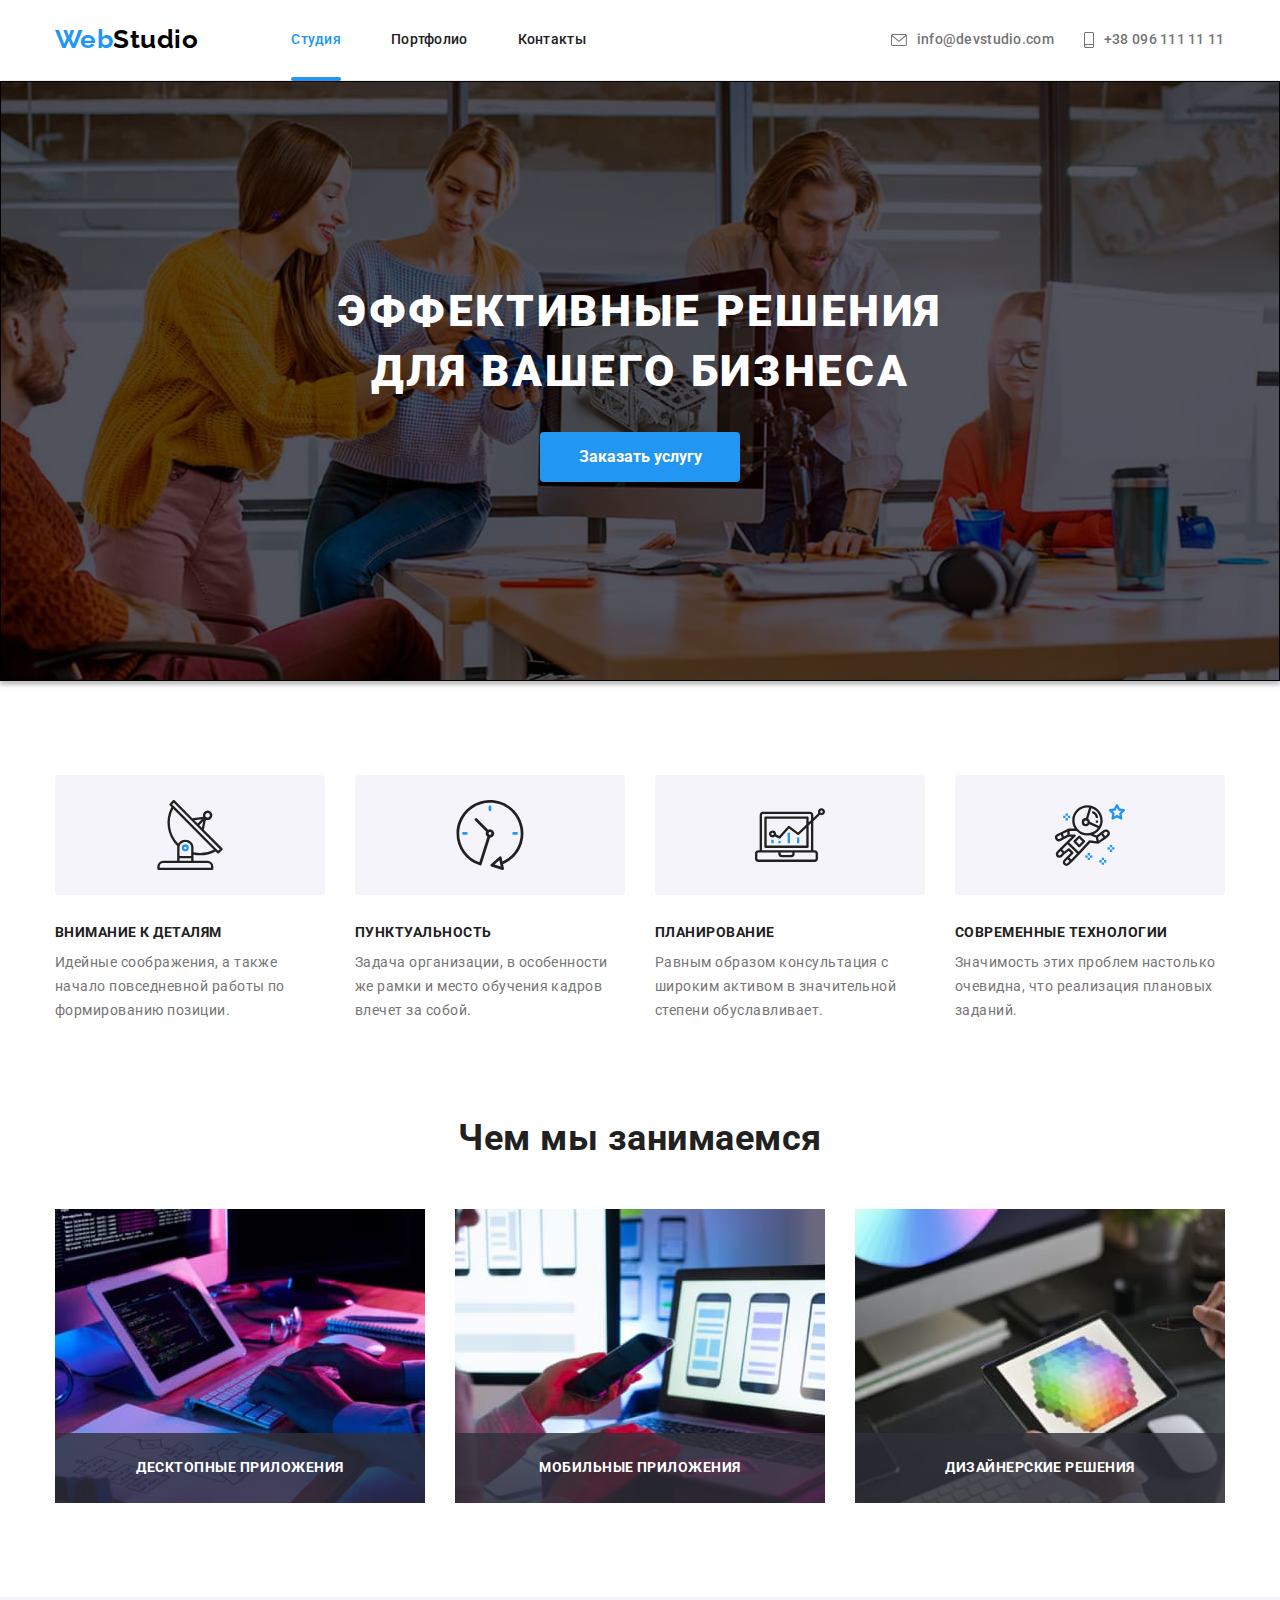
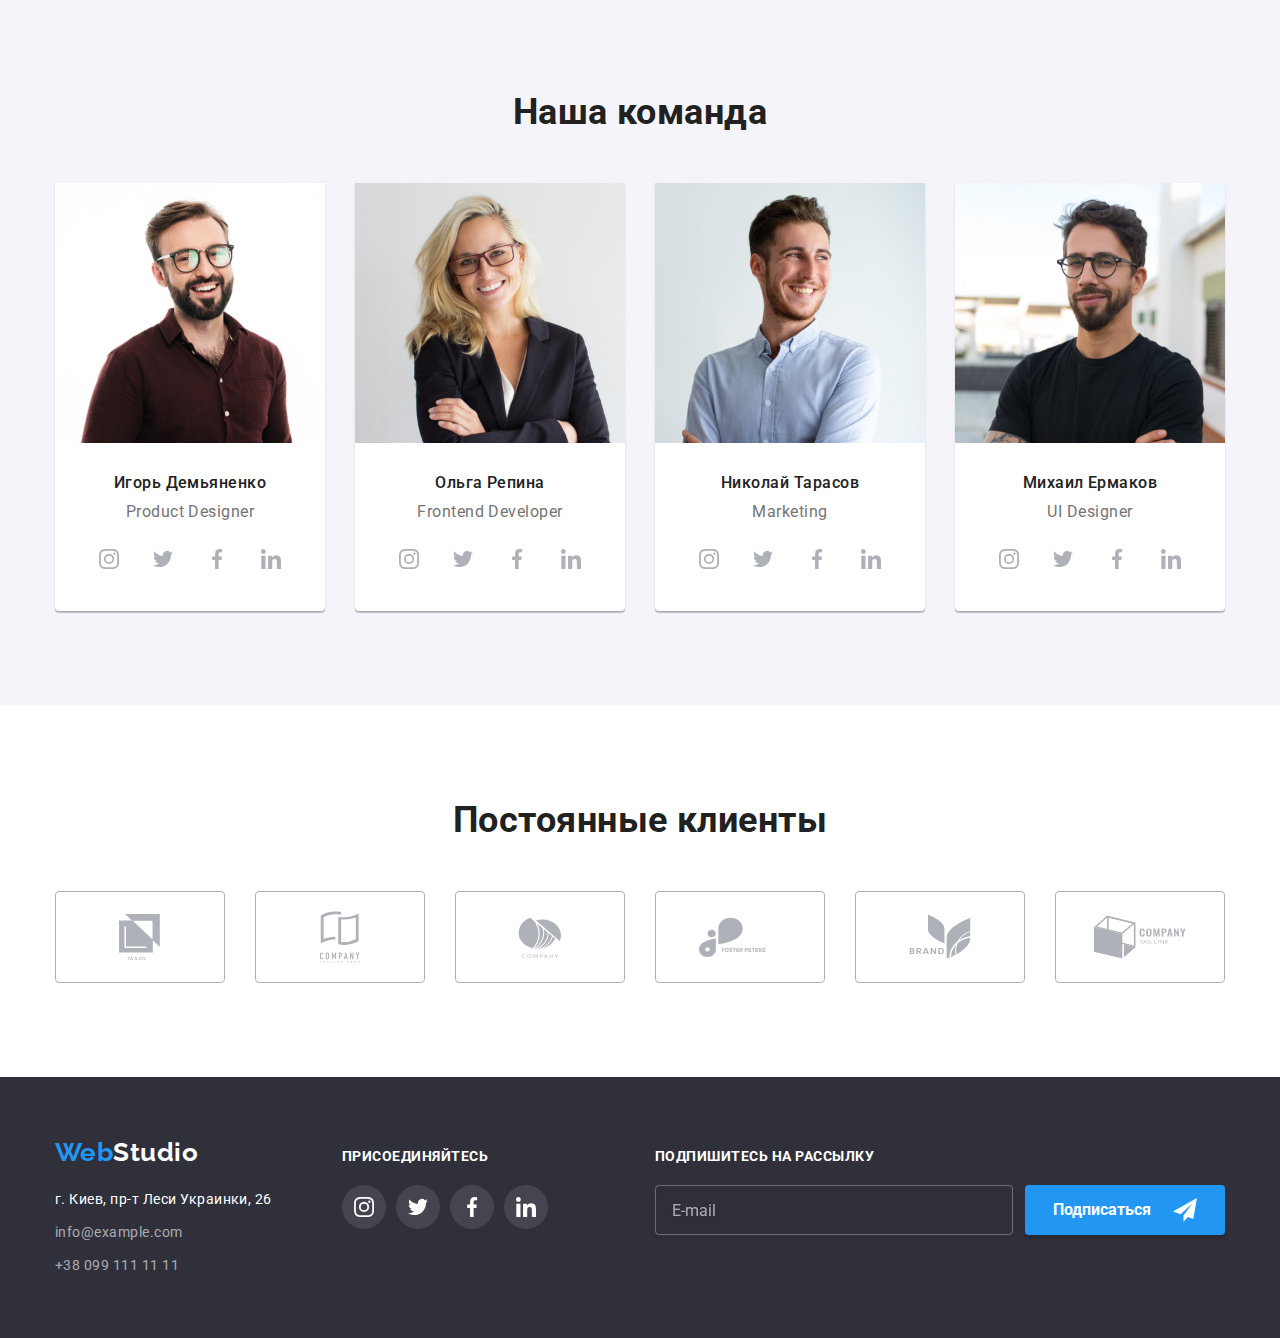
<file: index.html>
<!DOCTYPE html>
<html lang="ru">
<head>
    <meta charset="UTF-8">
    <meta http-equiv="X-UA-Compatible" content="IE=edge">
    <meta name="viewport" content="width=device-width, initial-scale=1.0">
    <title>Document</title>
    <link rel="preconnect" href="https://fonts.googleapis.com">
    <link rel="preconnect" href="https://fonts.gstatic.com" crossorigin>
    <link href="https://fonts.googleapis.com/css2?family=Raleway:wght@700&family=Roboto:wght@400;500;700;900&display=swap"
        rel="stylesheet">
     <link rel="stylesheet" href="https://cdnjs.cloudflare.com/ajax/libs/modern-normalize/1.0.0/modern-normalize.min.css">    
    <title>Препроцессор SASS</title>
    <link rel="stylesheet" href="./css/main.min.css">    
</head>
<body>
    <!-- Шапка сайта -->
    <header class="header">
        <div class="container header__container--flex">
            <nav class="header__nav" >
                <div class="header__menu">
                    <a href="" lang="en" class="logo logo--right">
                        <span class="logo__span">Web</span>Studio
                    </a>

                    <button class="menu-button js-open-menu" aria-expanded="false" aria-controls="mobile-menu">
                        <svg width="40" height="40" >
                            <use class="icon-menu" href="./images/Иконки/symbol-defs.svg#icon-menu_40px-1"></use>
                        </svg>
                    </button>
                </div>
                   
                <div class="header__navigation" >
                                    
                    <div class="navigation">
                        <ul class="header__list">
                            <li class="header__item"><a href="" class="header__link cureent">Студия</a></li>
                            <li class="header__item"><a href="./portfolio.html" class="header__link">Портфолио</a></li>
                            <li class="header__item"><a href="" class="header__link">Контакты</a></li>
                        </ul>
                    </div>
                    <div class="contacts">
                        <ul class="header-contakt">
                            <li class="header-contakt__item">
                                <a href="mailto:info@devstudio.com" class="header-contakt__link">
                                    <svg class="header-contakt__icon header-contakt__icon--mail-small" width="16" height="12">
                                        <use href="./images/Иконки/symbol-defs.svg#icon-envelope"></use>
                                    </svg>
                                    info@devstudio.com</a>
                            </li>
                            <li class="header-contakt__item">
                                <a href="tel:+380961111111" class="header-contakt__link">
                                    <svg class="header-contakt__icon header-contakt__icon--tel-small" width="10" height="16">
                                        <use href="./images/Иконки/symbol-defs.svg#icon-smartphone"></use>
                                    </svg>
                                    +38 096 111 11 11</a>
                            </li>
                        </ul>
                    </div>
                </div>

                
            </nav>

            <div class="menu-container js-menu-container"  id="mobile-menu">
                    <button class="menu-button js-close-menu">
                        <svg  width="40" height="40">
                            <use class="icon-cross" href="./images/Иконки/symbol-defs.svg#icon-close_40px-1"></use>
                        </svg>
                    </button>
                    <div class="mobile-menu">
                            <div class="mobile-menu__navigation">
                                <ul class="mobile-menu__list">
                                    <li class="mobile-menu__item"><a href="" class="mobile-menu__link ">Студия</a></li>
                                    <li class="mobile-menu__item"><a href="./portfolio.html" class="mobile-menu__link">Портфолио</a></li>
                                    <li class="mobile-menur__item"><a href="" class="mobile-menu__link">Контакты</a></li>
                                </ul>  
                            </div>

                            <div>
                                <div class="mobile-menu__contacts">
                                    <ul class="mobile-menu__list">
                                        <li class="mobile-menu__item">
                                            <a href="tel:+380961111111"  class="mobile-menu__link">
                                                
                                                +38 096 111 11 11</a>
                                        </li>
                                        <li class="mobile-menu__item">
                                            <a href="mailto:info@devstudio.com" class="mobile-menu__link mobile-menu__link--mail">
                                            info@devstudio.com</a>
                                        </li>
                                        
                                    </ul>
                                </div>

                                <ul class="mobile-menu__social-list">
                                    <li class="mobile-menu__social-item">Instagram</li>
                                    <li class="mobile-menu__social-item">Twitter</li>
                                    <li class="mobile-menu__social-item">Facebook</li>
                                    <li class="mobile-menu__social-item">LinkedIn</li>
                                </ul>
                            </div>
                            
                    </div>
                    
                </div>
        </div>
        
    </header>
    
    <main>
        <!-- Герой -->
        <section class="hero hero--background">
                <h1 class="hero__title">Эффективные решения для вашего бизнеса</h1>
                <button type="button" class="button" data-modal-open>Заказать услугу</button>
        </section>

        
        <!-- Наши преимущества -->
        <section class="benefits">
            <div class="container ">
                <h2 class="benefits__title">Наши преимущества</h2>
                <ul class="benefits__list">
                    <li class="benefits__item " >
                        <h3 class="benefits__feature">Внимание к деталям</h3>
                        <p class="benefits__text">Идейные соображения, а также начало повседневной работы по формированию позиции.</p>
                    </li>
                    <li class="benefits__item">
                        <h3 class="benefits__feature">Пунктуальность</h3>
                        <p class="benefits__text">Задача организации, в особенности же рамки и место обучения кадров влечет за собой.</p>
                    </li>
                    <li class="benefits__item">
                        <h3 class="benefits__feature">Планирование</h3>
                        <p class="benefits__text">Равным образом консультация с широким активом в значительной степени обуславливает.</p>                
                    </li>
                    <li class="benefits__item">
                        <h3 class="benefits__feature">Современные технологии</h3>
                        <p class="benefits__text">Значимость этих проблем настолько очевидна, что реализация плановых заданий.</p>
                    </li>
                </ul>
            </div>
            
        </section>

        <!-- Чем занимаемся -->
        <section class="occupation ">
            <div class="container">
                <h2 class="occupation__title">Чем мы занимаемся</h2>
                <ul class="occupation__list">
                    <li class="occupation__item">
                        <a  class="occupation__link" href="">
                            <div class="occupation__card">
                                <img srcset="
                                ./images/Главная_страница/img1.jpg 1x, 
                                ./images/Главная_страница/img1-2x.jpg 2x "
                                
                                 src="./images/Главная_страница/img1.jpg" alt="Десктоп" width="370" height="294">
                                <h3 class="occupation__developments ">Десктопные приложения</h3>
                            </div>
                        </a>
                    </li>
                    <li class="occupation__item">
                        <a class="occupation__link" href="">
                            <div class="occupation__card">
                                <img srcset="
                                ./images/Главная_страница/img2.jpg 1x, 
                                ./images/Главная_страница/img2-2x.jpg 2x "
                                 src="./images/Главная_страница/img2.jpg" alt="Десктоп" width="370" height="294">
                                <h3 class="occupation__developments">Мобильные приложения</h3>
                            </div>
                        </a>
                    </li>
                    <li class="occupation__item">
                        <a class="occupation__link" href="">
                            <div class="occupation__card">
                                <img srcset="
                                ./images/Главная_страница/img3.jpg 1x, 
                                ./images/Главная_страница/img3-2x.jpg 2x "
                                 src="./images/Главная_страница/img3.jpg" alt="Десктоп" width="370" height="294">
                                <h3 class="occupation__developments">Дизайнерские решения</h3>
                            </div>
                        </a></li>
                </ul>  
            </div>
            
        </section>

        <!-- Наша команда -->
        <section class="team">
            <div class="container ">
                <h2 class="team__title">Наша команда</h2>
                <ul class="team__list">
                    <li class="team__card-name">
                        <img class="team__img" 
                             srcset="
                                ./images/Главная_страница/team1.jpg 1x, 
                                ./images/Главная_страница/team1-2x.jpg 2x "
                            src="./images/Главная_страница/team1.jpg" alt="Игорь Демьяненко" width="270" height="260">
                        <h3 class="team__name">Игорь Демьяненко</h3>
                        <p class="team__position" lang="en">Product Designer</p>
                        <ul class="social-networks">
                            <li class="social-networks__item" >
                                <a class="social-networks__link" href="">
                                    <svg class="social-networks__icon"  width="20" height="20" preserveAspectRatio="xMidYMid meet">
                                        <use href="./images/Иконки/symbol-defs.svg#icon-instagram-2"></use>
                                    </svg>
                                </a>
                            </li>
                            <li class="social-networks__item">
                                <a class="social-networks__link" href="">
                                    <svg class="social-networks__icon" width="20" height="20" preserveAspectRatio="xMidYMid meet">
                                        <use href="./images/Иконки/symbol-defs.svg#icon-twitter-1"></use>
                                    </svg>
                                </a>
                            </li>
                            <li class="social-networks__item">
                                <a class="social-networks__link" href="">
                                    <svg class="social-networks__icon" width="20" height="20" preserveAspectRatio="xMidYMid meet">
                                        <use href="./images/Иконки/symbol-defs.svg#icon-facebook-1"></use>
                                    </svg>
                                </a>
                            </li>
                            <li class="social-networks__item">
                                <a class="social-networks__link" href="">
                                    <svg class="social-networks__icon" width="20" height="20" preserveAspectRatio="xMidYMid meet">
                                        <use href="./images/Иконки/symbol-defs.svg#icon-linkedin-1"></use>
                                    </svg>
                                </a>
                            </li>
                        </ul>
                    </li>
                    <li class="team__card-name">
                        <img class="team__img" 
                             srcset="
                                ./images/Главная_страница/team2.jpg 1x, 
                                ./images/Главная_страница/team2-2x.jpg 2x " 
                                src="./images/Главная_страница/team2.jpg" alt="Ольга Репина" width="270" height="260">
                        <h3 class="team__name">Ольга Репина</h3>
                        <p class="team__position" lang="en">Frontend Developer</p>
                        <ul class="social-networks">
                            <li class="social-networks__item">
                                <a class="social-networks__link" href="">
                                    <svg class="social-networks__icon" width="20" height="20" preserveAspectRatio="xMidYMid meet">
                                        <use href="./images/Иконки/symbol-defs.svg#icon-instagram-2"></use>
                                    </svg>
                                </a>
                            </li>
                            <li class="social-networks__item">
                                <a class="social-networks__link" href="">
                                    <svg class="social-networks__icon" width="20" height="20" preserveAspectRatio="xMidYMid meet">
                                        <use href="./images/Иконки/symbol-defs.svg#icon-twitter-1"></use>
                                    </svg>
                                </a>
                            </li>
                            <li class="social-networks__item">
                                <a class="social-networks__link" href="">
                                    <svg class="social-networks__icon" width="20" height="20" preserveAspectRatio="xMidYMid meet">
                                        <use href="./images/Иконки/symbol-defs.svg#icon-facebook-1"></use>
                                    </svg>
                                </a>
                            </li>
                            <li class="social-networks__item">
                                <a class="social-networks__link" href="">
                                    <svg class="social-networks__icon" width="20" height="20" preserveAspectRatio="xMidYMid meet">
                                        <use href="./images/Иконки/symbol-defs.svg#icon-linkedin-1"></use>
                                    </svg>
                                </a>
                            </li>
                        </ul>
                    </li>
                    <li class="team__card-name">
                        <img class="team__img" 
                             srcset="
                                ./images/Главная_страница/team3.jpg 1x, 
                                ./images/Главная_страница/team3-2x.jpg 2x " 
                                src="./images/Главная_страница/team3.jpg" alt="Николай Тарасов" width="270" height="260">
                        <h3 class="team__name">Николай Тарасов</h3>
                        <p class="team__position" lang="en">Marketing</p>
                        <ul class="social-networks">
                            <li class="social-networks__item">
                                <a class="social-networks__link" href="">
                                    <svg class="social-networks__icon" width="20" height="20" preserveAspectRatio="xMidYMid meet">
                                        <use href="./images/Иконки/symbol-defs.svg#icon-instagram-2"></use>
                                    </svg>
                                </a>
                            </li>
                            <li class="social-networks__item">
                                <a class="social-networks__link" href="">
                                    <svg class="social-networks__icon" width="20" height="20" preserveAspectRatio="xMidYMid meet">
                                        <use href="./images/Иконки/symbol-defs.svg#icon-twitter-1"></use>
                                    </svg>
                                </a>
                            </li>
                            <li class="social-networks__item">
                                <a class="social-networks__link" href="">
                                    <svg class="social-networks__icon" width="20" height="20" preserveAspectRatio="xMidYMid meet">
                                        <use href="./images/Иконки/symbol-defs.svg#icon-facebook-1"></use>
                                    </svg>
                                </a>
                            </li>
                            <li class="social-networks__item">
                                <a class="social-networks__link" href="">
                                    <svg class="social-networks__icon" width="20" height="20" preserveAspectRatio="xMidYMid meet">
                                        <use href="./images/Иконки/symbol-defs.svg#icon-linkedin-1"></use>
                                    </svg>
                                </a>
                            </li>
                        </ul>
                    </li>
                    <li class="team__card-name">
                        <img class="team__img" 
                             srcset="
                                ./images/Главная_страница/team4.jpg 1x, 
                                ./images/Главная_страница/team4-2x.jpg 2x "
                             src="./images/Главная_страница/team4.jpg" alt="Михаил Ермаков" width="270" height="260">
                        <h3 class="team__name">Михаил Ермаков</h3>
                        <p class="team__position" lang="en">UI Designer</p>
                        <ul class="social-networks">
                            <li class="social-networks__item">
                                <a class="social-networks__link" href="">
                                    <svg class="social-networks__icon" width="20" height="20" preserveAspectRatio="xMidYMid meet">
                                        <use href="./images/Иконки/symbol-defs.svg#icon-instagram-2"></use>
                                    </svg>
                                </a>
                            </li>
                            <li class="social-networks__item">
                                <a class="social-networks__link" href="">
                                    <svg class="social-networks__icon" width="20" height="20" preserveAspectRatio="xMidYMid meet">
                                        <use href="./images/Иконки/symbol-defs.svg#icon-twitter-1"></use>
                                    </svg>
                                </a>
                            </li>
                            <li class="social-networks__item">
                                <a class="social-networks__link" href="">
                                    <svg class="social-networks__icon" width="20" height="20" preserveAspectRatio="xMidYMid meet">
                                        <use href="./images/Иконки/symbol-defs.svg#icon-facebook-1"></use>
                                    </svg>
                                </a>
                            </li>
                            <li class="social-networks__item">
                                <a class="social-networks__link" href="">
                                    <svg class="social-networks__icon" width="20" height="20" preserveAspectRatio="xMidYMid meet">
                                        <use href="./images/Иконки/symbol-defs.svg#icon-linkedin-1"></use>
                                    </svg>
                                </a>
                            </li>
                        </ul>
                    </li>
                </ul>
            </div>
                                    
        </section> 
        
        <!-- Постоянные клиенты -->
        <section class="clients">
            <div class="container ">
                <h2 class="clients__title" >Постоянные клиенты</h2>
                <ul class="clients__list">
                    <li class="clients__item">
                        <a class="clients__logo" href="">
                            <svg class="clients__icon" width="41" height="46.7" preserveAspectRatio="xMidYMid meet">
                                <use href="./images/Иконки/symbol-defs.svg#icon-compani1"></use>
                            </svg>
                        </a>
                    </li>
                    <li class="clients__item">
                        <a class="clients__logo" href="">
                            <svg class="clients__icon" width="40" height="52">
                                <use href="./images/Иконки/symbol-defs.svg#icon-compani2"></use>
                            </svg>
                        </a>
                    </li>
                    <li class="clients__item">
                        <a class="clients__logo" href="">
                            <svg class="clients__icon" width="43.46" height="41.18">
                                <use href="./images/Иконки/symbol-defs.svg#icon-compani3"></use>
                            </svg>
                        </a>
                    </li>
                    <li class="clients__item">
                        <a class="clients__logo" href="">
                            <svg class="clients__icon" width="84.44" height="40.62">
                                <use href="./images/Иконки/symbol-defs.svg#icon-compani4"></use>
                            </svg>
                        </a>
                    </li>
                    <li class="clients__item">
                        <a class="clients__logo" href="">
                            <svg class="clients__icon" width="62.54" height="45.43">
                                <use href="./images/Иконки/symbol-defs.svg#icon-compani5"></use>
                            </svg>
                        </a>
                    </li>
                    <li class="clients__item">
                        <a class="clients__logo" href="">
                            <svg class="clients__icon" width="93.79" height="43.93">
                                <use href="./images/Иконки/symbol-defs.svg#icon-compani6"></use>
                            </svg>
                        </a>
                    </li>
                </ul>

            </div>
        </section>

    </main>

    <!-- Подвал -->
    <footer class="footer">
        <div class="container container--flex">
            <div class="footer__contact">
                <a href="" lang="en" class="logo logo--wight-color logo--margin">
            <span class="logo__span">Web</span>Studio
            </a>
            <address class="address">
                <ul class="address__list">
                    <li class="address__item">г. Киев, пр-т Леси Украинки, 26</li>
                    <li class="address__item"><a class="address__link" href="">info@example.com</a> </li>
                    <li class="address__item"><a class="address__link" href="">+38 099 111 11 11</a> </li>
                </ul>
        
            </address>
            </div>
            

            <div class="join">
                <p class="join__text">Присоединяйтесь</p>
                <ul class="social-networks">
                    <li class="social-networks__item">
                    <a class="social-networks__link social-networks__link--grey-bgr" href="">
                        <svg class="social-networks__icon--white" width="20" height="20" preserveAspectRatio="xMidYMid meet">
                            <use href="./images/Иконки/symbol-defs.svg#icon-instagram-2"></use>
                        </svg>
                    </a>
                    </li>
                    <li class="social-networks__item">
                    <a class="social-networks__link social-networks__link--grey-bgr" href="">
                        <svg class="social-networks__icon--white" width="20" height="20" preserveAspectRatio="xMidYMid meet">
                            <use href="./images/Иконки/symbol-defs.svg#icon-twitter-1"></use>
                        </svg>
                    </a>
                    </li>
                    <li class="social-networks__item">
                    <a class="social-networks__link social-networks__link--grey-bgr" href="">
                        <svg class="social-networks__icon--white" width="20" height="20" preserveAspectRatio="xMidYMid meet">
                            <use href="./images/Иконки/symbol-defs.svg#icon-facebook-1"></use>
                        </svg>
                    </a>
                    </li>
                    <li class="social-networks__item">
                    <a class="social-networks__link social-networks__link--grey-bgr" href="">
                        <svg class="social-networks__icon--white" width="20" height="20" preserveAspectRatio="xMidYMid meet">
                            <use href="./images/Иконки/symbol-defs.svg#icon-linkedin-1"></use>
                        </svg>
                    </a>
                    </li>
                </ul>
            </div>
            <div class="form-footer">
                <p class="form-footer__title">Подпишитесь на рассылку</p>
                <div class="form-footer__container">
                    <label >
                        <input type="email" name="email" placeholder="E-mail" class="form-footer__input">
                    </label>
                    <button type="submit" class="button button--with-icon">Подписаться
                        <svg class="form-footer__icon" width="24" height="24" preserveAspectRatio="xMidYMid meet">
                            <use href="./images/Иконки/symbol-defs.svg#icon-send"></use>
                        </svg>
                    </button>
                </div>
                
            </div>
        </div>
        
    </footer>


    <!-- Модальное окно -->
    <div class="backdrop is-hidden" data-modal>
        <div class="modal">
            <button class="modal__button" data-modal-close>
                <svg class="icon-clouse" width="18" height="18">
                    <use href="./images/Иконки/symbol-defs.svg#icon-close "></use>
                </svg>
            </button>
            <p class="modal__title">Оставьте свои данные, мы вам перезвоним</p>
            <form action="" class="form">
                <div class="form__modal-field">
                    <label for="user-name" class="form__label">Имя</label>
                    <span class="form__input-wrapper">
                        <input type="text" name="user-name" id="user-name" class="form__input">
                        <svg class="form__input-icon" width="18" height="18">
                            <use href="./images/Иконки/symbol-defs.svg#icon-person "></use> 
                        </svg>
                    </span>
                    
                </div>
                <div class="form__modal-field">
                    <label for="user-tel" class="form__label">Телефон</label>
                    <span class="form__input-wrapper">
                        <input type="tel" name="user-tel" id="user-tel" class="form__input">
                        <svg class="form__input-icon" width="18" height="18">
                            <use href="./images/Иконки/symbol-defs.svg#icon-phone "></use>
                        </svg>
                    </span>
                    
                </div>
                <div class="form__modal-field">
                    <label for="user-email" class="form__label">Почта</label>
                    <span class="form__input-wrapper">
                        <input type="email" name="user-email" id="user-email" class="form__input">
                        <svg class="form__input-icon" width="18" height="18">
                            <use href="./images/Иконки/symbol-defs.svg#icon-email "></use>
                        </svg>
                    </span>
                    
                </div>
                <div class="form__modal-field">
                    <label for="coment" class="form__label">Комментарий</label>
                    <textarea name="coment" id="coment" class="form__coment" placeholder="Введите текст"></textarea>
                </div>
                
                <label for="modal-checkbox" class="checkbox">
                    <input type="checkbox" class="checkbox__input-wrapper" id="modal-checkbox" >
                    <span class="checkbox__icon">
                        <svg  class="checkbox__chek-icon" width="11" height="8">
                            <use href="./images/Иконки/symbol-defs.svg#icon-Vector"></use>
                        </svg>
                    </span>
                    Соглашаюсь с рассылкой и принимаю  
                    <a href="" class="checkbox__link ">Условия договора</a> 
                </label>

                <button type="submit" class="button button--blok">Отправить</button>
            </form>
        </div>
    </div>

     <script src="./js/modal.js"></script>

    <script defer src="js/mobile-menu.js"></script>
</body>
</html>
</file>
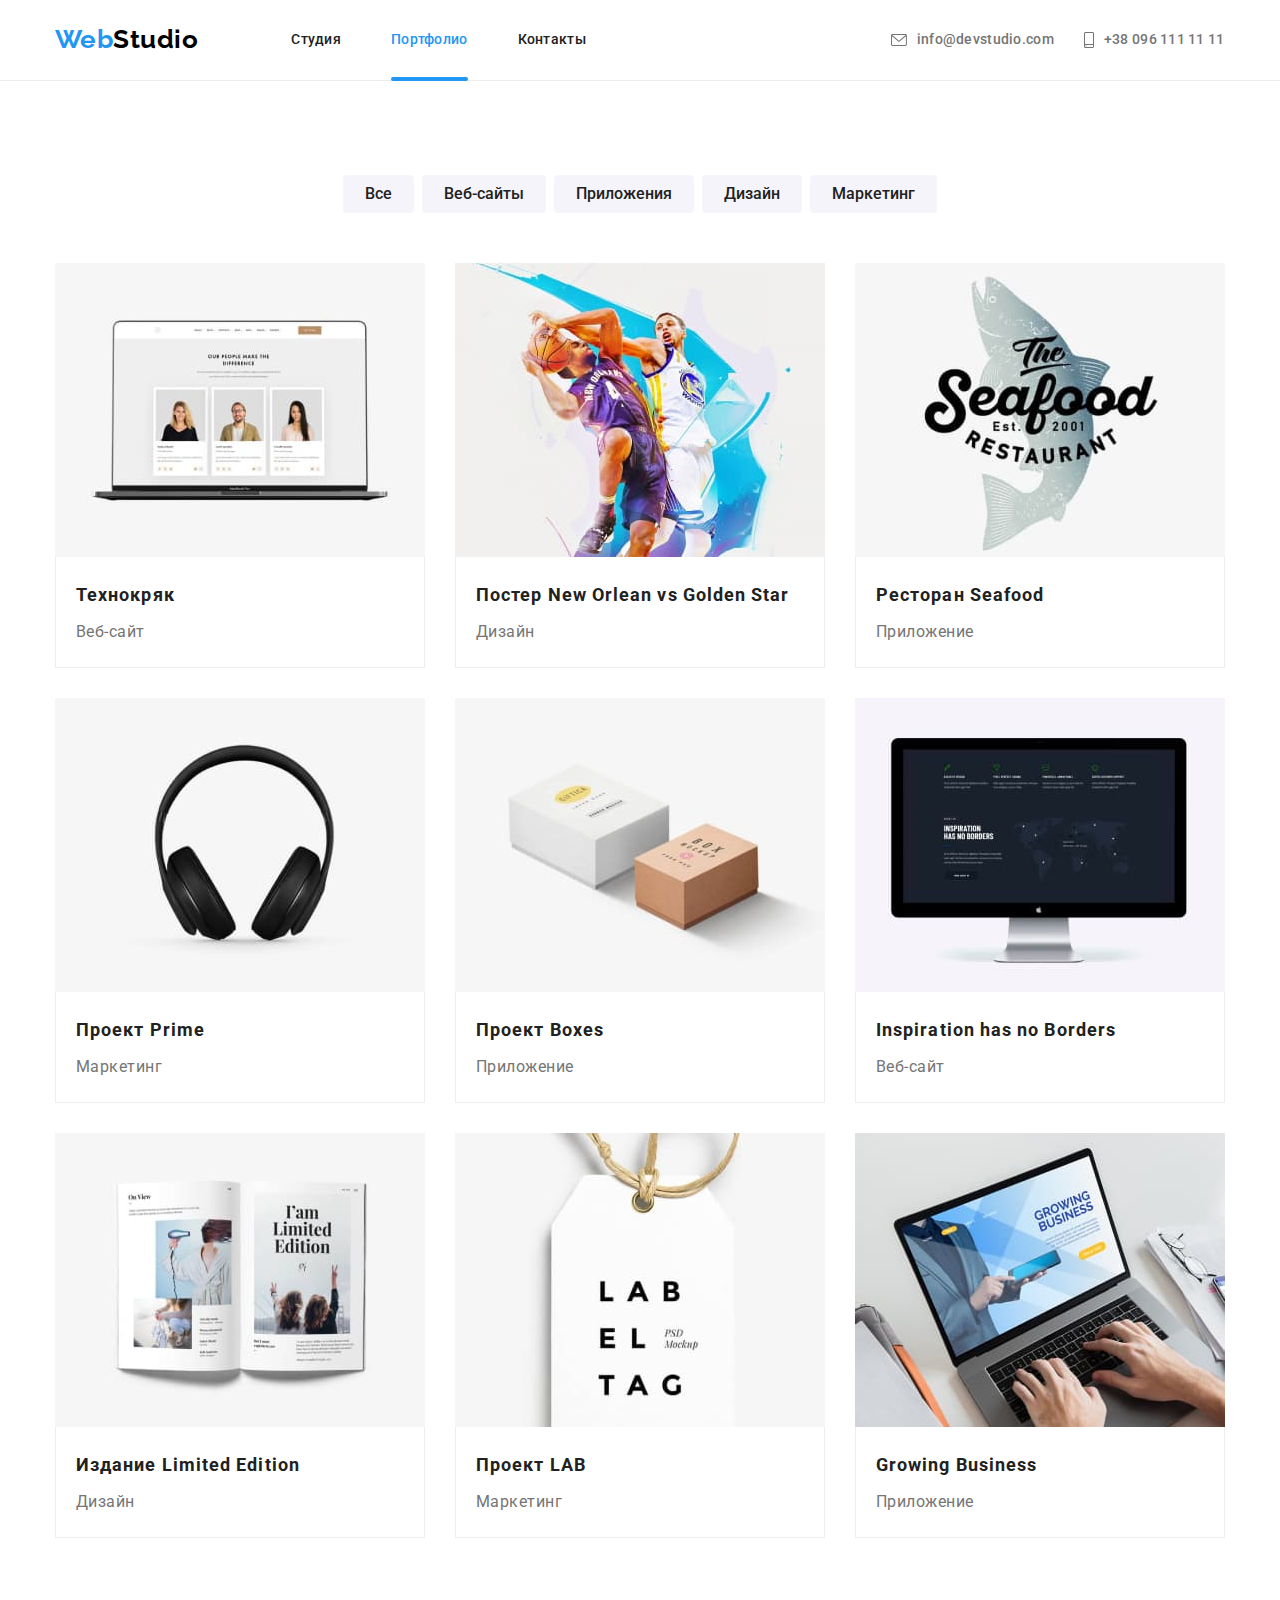
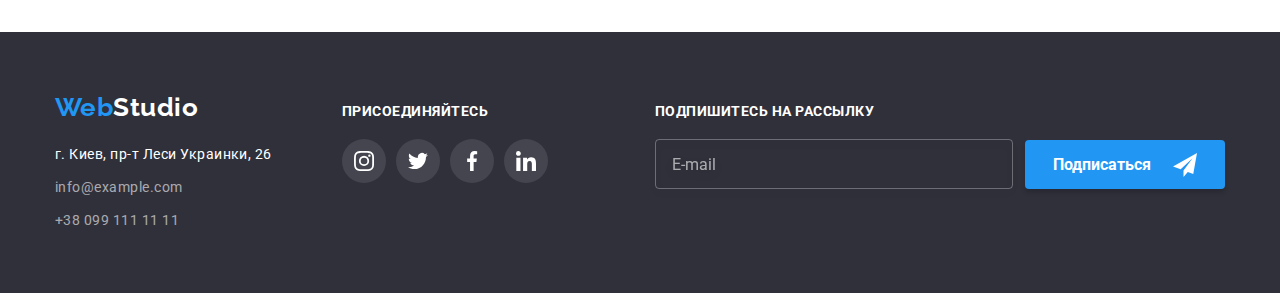
<file: portfolio.html>
<!DOCTYPE html>
<html lang="ru">

<head>
    <meta charset="UTF-8">
    <meta http-equiv="X-UA-Compatible" content="IE=edge">
    <meta name="viewport" content="width=device-width, initial-scale=1.0">
    <title>Document</title>
    <link rel="preconnect" href="https://fonts.googleapis.com">
    <link rel="preconnect" href="https://fonts.gstatic.com" crossorigin>
    <link
        href="https://fonts.googleapis.com/css2?family=Raleway:wght@700&family=Roboto:wght@400;500;700;900&display=swap"
        rel="stylesheet">
    <link rel="stylesheet" href="https://cdnjs.cloudflare.com/ajax/libs/modern-normalize/1.0.0/modern-normalize.min.css">
    <link rel="stylesheet" href="./css/main.min.css">
</head>

<body>
    <!-- Шапка сайта -->
    <header class="header">
        <div class="container header__container--flex">
            <nav class="header__nav">
                <div class="header__menu">
                     <a href="" lang="en" class="logo logo--right">
                        <span class="logo__span">Web</span>Studio
                    </a>
                    <button class="menu-button js-open-menu" aria-expanded="false" aria-controls="mobile-menu">
                        <svg width="40" height="40">
                            <use class="icon-menu" href="./images/Иконки/symbol-defs.svg#icon-menu_40px-1"></use>
                        </svg>
                    </button>
                </div>
                
                <div class="header__navigation">
                    <div class="navigation">
                         <ul class="header__list">
                            <li class="header__item"><a href="./index.html" class="header__link">Студия</a></li>
                            <li class="header__item"><a href="" class="header__link cureent">Портфолио</a></li>
                            <li class="header__item"><a href="" class="header__link">Контакты</a></li>
            
                        </ul>
                    </div>
                    <div class="contacts">
                        <ul class="header-contakt">
                            <li class="header-contakt__item">
                                <a href="mailto:info@devstudio.com" class="header-contakt__link">
                                    <svg class="header-contakt__icon header-contakt__icon--mail-small" width="16" height="12">
                                        <use href="./images/Иконки/symbol-defs.svg#icon-envelope"></use>
                                    </svg>
                                    info@devstudio.com</a>
                            </li>
                            <li class="header-contakt__item">
                                <a href="tel:+380961111111" class="header-contakt__link">
                                    <svg class="header-contakt__icon header-contakt__icon--tel-small" width="10" height="16">
                                        <use href="./images/Иконки/symbol-defs.svg#icon-smartphone"></use>
                                    </svg>
                                    +38 096 111 11 11</a>
                            </li>
                        </ul>
                    </div>
                </div>
            </nav>
    
            <div class="menu-container js-menu-container" id="mobile-menu">
                <button class="menu-button js-close-menu">
                    <svg width="40" height="40">
                        <use class="icon-cross" href="./images/Иконки/symbol-defs.svg#icon-close_40px-1"></use>
                    </svg>
                </button>
                <div class="mobile-menu">
                    <div class="mobile-menu__navigation">
                        <ul class="mobile-menu__list">
                            <li class="mobile-menu__item"><a href="./index.html" class="mobile-menu__link ">Студия</a></li>
                            <li class="mobile-menu__item"><a href="" class="mobile-menu__link">Портфолио</a></li>
                            <li class="mobile-menur__item"><a href="" class="mobile-menu__link">Контакты</a></li>
                        </ul>
                    </div>
            
                    <div>
                        <div class="mobile-menu__contacts">
                            <ul class="mobile-menu__list">
                                <li class="mobile-menu__item">
                                    <a href="tel:+380961111111" class="mobile-menu__link">
            
                                        +38 096 111 11 11</a>
                                </li>
                                <li class="mobile-menu__item">
                                    <a href="mailto:info@devstudio.com" class="mobile-menu__link mobile-menu__link--mail">
                                        info@devstudio.com</a>
                                </li>
            
                            </ul>
                        </div>
            
                        <ul class="mobile-menu__social-list">
                            <li class="mobile-menu__social-item">Instagram</li>
                            <li class="mobile-menu__social-item">Twitter</li>
                            <li class="mobile-menu__social-item">Facebook</li>
                            <li class="mobile-menu__social-item">LinkedIn</li>
                        </ul>
                    </div>
            
                </div>
            
            </div>
        </div>
    
    </header>

    <main>           
        
        <!-- Примеры работ -->
        <section class="portfolio">
            <div class="container ">
                <h1 class="portfolio__title ">Примеры работ</h1>
                <ul class="portfolio__filter ">
                    <li class="portfolio__item"><button class="portfolio__button" type="button">Все</button></li>
                    <li class="portfolio__item"><button class="portfolio__button" type="button">Веб-сайты</button></li>
                    <li class="portfolio__item"><button class="portfolio__button" type="button">Приложения</button></li>
                    <li class="portfolio__item"><button class="portfolio__button" type="button">Дизайн</button></li>
                    <li class="portfolio__item"><button class="portfolio__button" type="button">Маркетинг</button></li>
                </ul>

                <ul class="products portfolio__products">
                    <li class="products__card">
                        <a class="products__link" href="">
                            <div class="products__container-text">
                                <img class="products__img" 
                                srcset="
                                ./images/Портфолио/img_pr1.jpg 1x, 
                                ./images/Портфолио/img_pr1-2x.jpg 2x "
                                src="./images/Портфолио/img_pr1.jpg" alt="Ноутбук с веб-страницей" width="370" height="294">
                                <p class="products__description">Технокряк это современная площадка распространения коронавируса. Компании используют эту платформу для цифрового
                                шпионажа и атак на защищённые сервера конкурентов.</p>
                            </div>
                                
                            
                            <div class="products__meta">
                                <h2 class="products__name">Технокряк</h2>
                                <p class="products__type">Веб-сайт</p>
                            </div>
                        </a>                                             
                    </li>
                    <li class="products__card">
                        <a class="products__link" href="">
                            <div class="products__container-text">
                                <img class="products__img"
                                srcset="
                                ./images/Портфолио/img_pr2.jpg 1x, 
                                ./images/Портфолио/img_pr2-2x.jpg 2x "
                                src="./images/Портфолио/img_pr2.jpg" alt="Ноутбук с веб-страницей" width="370" height="294">
                                <p class="products__description">Технокряк это современная площадка распространения коронавируса. Компании используют эту
                                    платформу для цифрового
                                    шпионажа и атак на защищённые сервера конкурентов.</p>
                            </div>

                            <div class="products__meta">
                                <h2 class="products__name" lang="en">Постер New Orlean vs Golden Star</h2>
                                <p class="products__type">Дизайн</p>
                            </div>
                        </a>             
                     
                    </li>
                    <li class="products__card">
                        <a class="products__link" href="">
                            <div class="products__container-text">
                                <img class="products__img" 
                                srcset="
                                ./images/Портфолио/img_pr3.jpg 1x, 
                                ./images/Портфолио/img_pr3-2x.jpg 2x "
                                src="./images/Портфолио/img_pr3.jpg" alt="Ноутбук с веб-страницей" width="370" height="294">
                                <p class="products__description">Технокряк это современная площадка распространения коронавируса. Компании используют эту платформу для цифрового
                                шпионажа и атак на защищённые сервера конкурентов.</p>
                            </div>

                            <div class="products__meta">
                                <h2 class="products__name" >Ресторан <span lang="en">Seafood</span> </h2>
                                <p class="products__type">Приложение</p>
                            </div>
                        </a>                                                
                    </li>
                    <li class="products__card">
                        <a class="products__link" href="">
                            <div class="products__container-text">
                                <img class="products__img" 
                                srcset="
                                ./images/Портфолио/img_pr4.jpg 1x, 
                                ./images/Портфолио/img_pr4-2x.jpg 2x "
                                src="./images/Портфолио/img_pr4.jpg" alt="Ноутбук с веб-страницей" width="370" height="294">
                                <p class="products__description">Технокряк это современная площадка распространения коронавируса. Компании используют эту
                                    платформу для цифрового
                                    шпионажа и атак на защищённые сервера конкурентов.</p>
                            </div>
                            
                            <div class="products__meta">
                                <h2 class="products__name" >Проект <span lang="en">Prime</span> </h2>
                                <p class="products__type">Маркетинг</p>
                            </div>
                        </a>                                                
                    </li>
                    <li class="products__card">
                        <a class="products__link" href="">
                            <div class="products__container-text">
                                <img class="products__img" 
                                srcset="
                                ./images/Портфолио/img_pr5.jpg 1x, 
                                ./images/Портфолио/img_pr5-2x.jpg 2x "
                                src="./images/Портфолио/img_pr5.jpg" alt="Ноутбук с веб-страницей" width="370" height="294">
                                <p class="products__description">Технокряк это современная площадка распространения коронавируса. Компании используют эту
                                    платформу для цифрового
                                    шпионажа и атак на защищённые сервера конкурентов.</p>
                            </div>
                            
                            <div class="products__meta">
                                <h2 class="products__name">Проект <span lang="en">Boxes</span> </h2>
                                <p class="products__type">Приложение</p>
                            </div>
                        </a>                                                
                    </li>
                    <li class="products__card">
                        <a class="products__link" href="">
                            <div class="products__container-text">
                                <img class="products__img" 
                                srcset="
                                ./images/Портфолио/img_pr6.jpg 1x, 
                                ./images/Портфолио/img_pr6-2x.jpg 2x "
                                src="./images/Портфолио/img_pr6.jpg" alt="Ноутбук с веб-страницей" width="370" height="294">
                                <p class="products__description">Технокряк это современная площадка распространения коронавируса. Компании используют эту
                                    платформу для цифрового
                                    шпионажа и атак на защищённые сервера конкурентов.</p>
                            </div>
                            
                            <div class="products__meta">
                                <h2 class="products__name" lang="en">Inspiration has no Borders</h2>
                                <p class="products__type">Веб-сайт</p>
                            </div>
                        </a>
                        
                    </li>
                    <li class="products__card">
                        <a class="products__link" href="">
                            <div class="products__container-text">
                                <img class="products__img" 
                                srcset="
                                ./images/Портфолио/img_pr7.jpg 1x, 
                                ./images/Портфолио/img_pr7-2x.jpg 2x "
                                src="./images/Портфолио/img_pr7.jpg" alt="Ноутбук с веб-страницей" width="370" height="294">
                                <p class="products__description">Технокряк это современная площадка распространения коронавируса. Компании используют эту
                                    платформу для цифрового
                                    шпионажа и атак на защищённые сервера конкурентов.</p>
                            </div>
                            
                            <div class="products__meta">
                                <h2 class="products__name">Издание <span lang="en">Limited Edition</span> </h2>
                                <p class="products__type">Дизайн</p>
                            </div>
                        </a>                                                
                    </li>
                    <li class="products__card">
                        <a class="products__link" href="">
                            <div class="products__container-text">
                                <img class="products__img" 
                                srcset="
                                ./images/Портфолио/img_pr8.jpg 1x, 
                                ./images/Портфолио/img_pr8-2x.jpg 2x "
                                src="./images/Портфолио/img_pr8.jpg" alt="Ноутбук с веб-страницей" width="370" height="294">
                                <p class="products__description">Технокряк это современная площадка распространения коронавируса. Компании используют эту
                                    платформу для цифрового
                                    шпионажа и атак на защищённые сервера конкурентов.</p>
                            </div>
                            
                            <div class="products__meta">
                                <h2 class="products__name">Проект <span lang="en">LAB</span> </h2>
                                <p class="products__type">Маркетинг</p>
                            </div>
                        </a>                                                
                    </li>
                    <li class="products__card">
                        <a class="products__link" href="">
                            <div class="products__container-text">
                                <img class="products__img" 
                                srcset="
                                ./images/Портфолио/img_pr9.jpg 1x, 
                                ./images/Портфолио/img_pr9-2x.jpg 2x "
                                src="./images/Портфолио/img_pr9.jpg" alt="Ноутбук с веб-страницей" width="370" height="294">
                                <p class="products__description">Технокряк это современная площадка распространения коронавируса. Компании используют эту
                                    платформу для цифрового
                                    шпионажа и атак на защищённые сервера конкурентов.</p>
                            </div>
                            
                            <div class="products__meta">
                                <h2 class="products__name" lang="en">Growing Business</h2>
                                <p class="products__type">Приложение</p>
                            </div>
                        </a>                       
                    </li>
                </ul>
            </div>
            

        </section>      
    </main>

    <!-- Подвал -->
    <footer class="footer">
        <div class="container--flex">
            <div class="footer__contact">
                <a href="" lang="en" class="logo logo--wight-color logo--margin">
                    <span class="logo__span">Web</span>Studio
                </a>
                <address class="address">
                    <ul class="address__list">
                        <li class="address__item">г. Киев, пр-т Леси Украинки, 26</li>
                        <li class="address__item"><a class="address__link" href="">info@example.com</a> </li>
                        <li class="address__item"><a class="address__link" href="">+38 099 111 11 11</a> </li>
                    </ul>
    
                </address>
            </div>
    
    
            <div class="join">
                <p class="join__text">Присоединяйтесь</p>
                <ul class="social-networks">
                    <li class="social-networks__item">
                        <a class="social-networks__link social-networks__link--grey-bgr" href="">
                            <svg class="social-networks__icon--white" width="20" height="20" preserveAspectRatio="xMidYMid meet">
                                <use href="./images/Иконки/symbol-defs.svg#icon-instagram-2"></use>
                            </svg>
                        </a>
                    </li>
                    <li class="social-networks__item">
                        <a class="social-networks__link social-networks__link--grey-bgr" href="">
                            <svg class="social-networks__icon--white" width="20" height="20" preserveAspectRatio="xMidYMid meet">
                                <use href="./images/Иконки/symbol-defs.svg#icon-twitter-1"></use>
                            </svg>
                        </a>
                    </li>
                    <li class="social-networks__item">
                        <a class="social-networks__link social-networks__link--grey-bgr" href="">
                            <svg class="social-networks__icon--white" width="20" height="20" preserveAspectRatio="xMidYMid meet">
                                <use href="./images/Иконки/symbol-defs.svg#icon-facebook-1"></use>
                            </svg>
                        </a>
                    </li>
                    <li class="social-networks__item">
                        <a class="social-networks__link social-networks__link--grey-bgr" href="">
                            <svg class="social-networks__icon--white" width="20" height="20" preserveAspectRatio="xMidYMid meet">
                                <use href="./images/Иконки/symbol-defs.svg#icon-linkedin-1"></use>
                            </svg>
                        </a>
                    </li>
                </ul>
            </div>
            <div class="form-footer">
                <p class="form-footer__title">Подпишитесь на рассылку</p>
                <div class="form-footer__container">
                    <label>
                        <input type="email" name="email" placeholder="E-mail" class="form-footer__input">
                    </label>
                    <button type="submit" class="button button--with-icon">Подписаться
                        <svg class="form-footer__icon" width="24" height="24" preserveAspectRatio="xMidYMid meet">
                            <use href="./images/Иконки/symbol-defs.svg#icon-send"></use>
                        </svg>
                    </button>
                </div>
    
            </div>
        </div>
    
    </footer>

    <script defer src="js/mobile-menu.js"></script>
</body>

</html>
</file>
<file: css/main.min.css>
:root{--primary-text-color: #212121;--secondery-text-color: #757575;--text-logo-one: #2196f3;--text-logo-two: #000000;--text-logo-three: #ffffff;--link-active: #2196f3;--text-on-dark-background: #ffffff;--primary-background: #ffffff;--dark-background: #2f303a;--grey-background: #f5f4fa;--header-background: #ffffff;--button-background: #f5f4fa;--hero-background: #c4c4c4;--icon-color: #afb1b8}h1,h2,h3,h4,h5,h5,h6,p,ul{padding:0;margin:0;border:0}body{background-color:var(--primary-background);color:var(--primary-text-color);font-family:"Roboto", sans-serif;letter-spacing:0.03em}img{display:block;width:100%;height:auto}.header__list,.header-contakt,.mobile-menu__list,.mobile-menu__social-list,.benefits__list,.occupation__list,.social-networks,.team__list,.clients__list,.address__list,.portfolio__filter,.products{list-style:none}.logo,.header__link,.header-contakt__link,.mobile-menu__link,.occupation__link,.occupation__developments,.social-networks__link,.clients__logo,.address__link,.products__link{text-decoration:none}.header__container--flex,.container,.container--flex{width:100%;margin:0 auto;padding-left:15px;padding-right:15px}@media screen and (min-width: 480px){.header__container--flex,.container,.container--flex{width:480px}}@media screen and (min-width: 768px){.header__container--flex,.container,.container--flex{width:768px}}@media screen and (min-width: 1200px){.header__container--flex,.container,.container--flex{width:1200px}}.benefits,.occupation,.team,.clients,.portfolio{padding-top:60px;padding-bottom:60px}@media screen and (min-width: 1200px){.benefits,.occupation,.team,.clients,.portfolio{padding-top:94px;padding-bottom:94px}}.checkbox__input-wrapper,.benefits__title,.portfolio__title{position:absolute;width:1px;height:1px;margin:-1px;padding:0;overflow:hidden;border:0;clip:rect(0 0 0 0)}.occupation__title,.team__title,.clients__title{font-size:28px;line-height:33px;margin-bottom:30px;text-align:center}@media screen and (min-width: 1200px){.occupation__title,.team__title,.clients__title{margin-bottom:50px;font-weight:700;font-size:36px;line-height:1.17}}.occupation__list,.clients__list{display:flex;margin-left:-30px}.logo{color:var(--text-logo-two);font-family:"Raleway", sans-serif;font-weight:700;font-size:26px;line-height:1.2}@media screen and (min-width: 768px){.logo--right{margin-right:88px}}@media screen and (min-width: 1200px){.logo--right{margin-right:93px}}.logo__span{color:var(--text-logo-one)}.logo--wight-color{color:var(--text-logo-three)}.logo--margin{display:block;margin-bottom:20px}.button{color:var(--text-on-dark-background);background-color:var(--text-logo-one);min-width:200px;padding:10px 32px;border:none;border-radius:4px;box-shadow:0px 4px 4px rgba(0,0,0,0.15);font-weight:700;font-size:16px;line-height:1.87;cursor:pointer}.header{border-bottom:1px solid #ececec;background-color:var(--header-background)}@media screen and (min-width: 768px){.header__container--flex{display:flex;align-items:center}}@media screen and (min-width: 768px){.header__nav{display:flex;align-items:center;justify-content:space-between;margin-left:0;margin-right:0}}.header__navigation{display:flex;align-items:center}@media screen and (max-width: 767px){.header__navigation{display:none}}.navigation{margin-right:84px}@media screen and (min-width: 1200px){.navigation{margin-right:305px}}@media screen and (min-width: 768px){.header__list{display:flex;align-items:center}}.header__item:not(:last-child){margin-right:50px}.header__link{display:block;padding-top:32px;padding-bottom:32px;color:var(--primary-text-color);font-weight:500;font-size:12px;line-height:1.1666;letter-spacing:0.02em;transition:250ms cubic-bezier(0.4, 0, 0.2, 1)}@media screen and (min-width: 1200px){.header__link{font-weight:500;font-size:14px;line-height:1.14}}.header__link:hover,.header__link:focus{color:var(--link-active)}.header__link.cureent{color:var(--link-active);position:relative}.cureent::after{content:"";display:block;position:absolute;bottom:-1px;width:100%;height:4px;background-color:var(--link-active);border-radius:2px}.header-contakt{margin-left:auto}@media screen and (min-width: 1200px){.header-contakt{display:flex}}@media screen and (max-width: 1199px){.header-contakt__item{margin-bottom:10px}}@media screen and (min-width: 1200px){.header-contakt__item:nth-child(1){margin-right:30px}}.header-contakt__link{color:var(--secondery-text-color);font-weight:500;font-size:14px;line-height:1.14;letter-spacing:0.02em;transition:250ms cubic-bezier(0.4, 0, 0.2, 1)}@media screen and (min-width: 768px){.header-contakt__link{display:flex;align-items:center}}.header-contakt__link:hover,.header-contakt__link:focus{color:var(--link-active)}.header-contakt__icon{fill:#757575;margin-right:10px}.header-contakt__link:hover .header-contakt__icon,.header-contakt__link:focus .header-contakt__icon{fill:var(--link-active)}@media screen and (max-width: 1199px){.header-contakt__icon--mail-small{width:14px;height:10px}}@media screen and (max-width: 1199px){.header-contakt__icon--tel-small{width:10px;height:14px}}.header__menu{position:relative;display:block;display:flex;align-items:center;justify-content:space-between;padding-top:10px;padding-bottom:10px}@media screen and (min-width: 768px){.header__menu{padding-top:0px;padding-bottom:0px}}.menu-button{display:inline-flex;align-items:center;justify-content:space-between;margin:0;padding:0;background-color:transparent;cursor:pointer;border:none}@media screen and (min-width: 768px){.menu-button{display:none}}.icon-menu:hover,.icon-menu:focus,.icon-cross:hover,.icon-cross:focus{fill:var(--link-active)}.menu-container{position:fixed;top:0;left:0;width:100vw;height:100vh;padding:48px 40px;background-color:var(--header-background);z-index:99999;transform:translateX(100%);transition:transform 250ms ease-in-out}@media screen and (min-width: 768px){.menu-container{display:none}}.menu-container.is-open{transform:translateX(0)}.mobile-menu{height:100%;display:flex;flex-direction:column;justify-content:space-between}.mobile-menu__contacts{margin-bottom:64px}.js-close-menu{position:absolute;top:10px;right:10px}.mobile-menu__item{margin-bottom:32px}.mobile-menu__item:hover,.mobile-menu__item:focus{color:var(--link-active)}.mobile-menu__link{color:inherit;font-weight:500;font-size:34px;line-height:1.176;letter-spacing:0.02em;transition:250ms cubic-bezier(0.4, 0, 0.2, 1)}.mobile-menu__contacts .mobile-menu__link{color:var(--secondery-text-color)}.mobile-menu__link:hover,.mobile-menu__link:focus{color:var(--link-active)}.mobile-menu__link--mail{font-weight:500;font-size:24px;line-height:1.16667}.mobile-menu__social-list{display:flex;margin:0;font-weight:500;font-size:18px;line-height:1.22;letter-spacing:0.02em;color:var(--link-active)}.mobile-menu__social-item{padding-left:10px;padding-right:10px;border-right:1px solid rgba(33,33,33,0.2)}.mobile-menu__social-item:nth-child(1){padding-left:0}.mobile-menu__social-item:nth-child(4){border:none}.hero{padding:118px 60px;margin:0 auto;background-color:var(--hero-background);text-align:center}@media screen and (min-width: 1200px){.hero{padding:200px}}.hero--background{max-width:1600px;height:400px;margin-left:auto;margin-right:auto;background-image:linear-gradient(to right, rgba(0,0,0,0.4), rgba(0,0,0,0.4)),url("../images/Главная_страница/hero-mobile.jpg");box-shadow:0px 4px 4px rgba(0,0,0,0.25);background-repeat:no-repeat;background-size:cover;background-position:center;border:1px solid #000000}@media (min-device-pixel-ratio: 2), (min-resolution: 192dpi), (min-resolution: 2dppx){.hero--background{background-image:linear-gradient(to right, rgba(0,0,0,0.4), rgba(0,0,0,0.4)),url("../images/Главная_страница/hero-mobile-2x.jpg")}}@media screen and (min-width: 768px){.hero--background{background-image:linear-gradient(to right, rgba(0,0,0,0.4), rgba(0,0,0,0.4)),url("../images/Главная_страница/hero-tablet.jpg")}}@media screen and (min-width: 768px) and (min-device-pixel-ratio: 2), screen and (min-width: 768px) and (min-resolution: 192dpi), screen and (min-width: 768px) and (min-resolution: 2dppx){.hero--background{background-image:linear-gradient(to right, rgba(0,0,0,0.4), rgba(0,0,0,0.4)),url("../images/Главная_страница/hero-tablet-2x.jpg")}}@media screen and (min-width: 1200px){.hero--background{height:600px;background-image:linear-gradient(to right, rgba(0,0,0,0.4), rgba(0,0,0,0.4)),url("../images/Главная_страница/hero-img.jpg")}}@media screen and (min-width: 1200px) and (min-device-pixel-ratio: 2), screen and (min-width: 1200px) and (min-resolution: 192dpi), screen and (min-width: 1200px) and (min-resolution: 2dppx){.hero--background{background-image:linear-gradient(to right, rgba(0,0,0,0.4), rgba(0,0,0,0.4)),url("../images/Главная_страница/hero-img-2x.jpg")}}.hero__title{max-width:360px;margin:0 auto;margin-bottom:30px;color:var(--text-on-dark-background);font-weight:900;font-size:26px;line-height:1.62;letter-spacing:0.06em;text-transform:uppercase}@media screen and (min-width: 1200px){.hero__title{font-weight:900;font-size:44px;line-height:1.36}}@media screen and (min-width: 1200px){.hero__title{max-width:696px}}.button{color:var(--text-on-dark-background);background-color:var(--text-logo-one);min-width:200px;padding:10px 32px;border:none;border-radius:4px;box-shadow:0px 4px 4px rgba(0,0,0,0.15);font-weight:700;font-size:16px;line-height:1.87;cursor:pointer}.backdrop{position:fixed;top:0;left:0;bottom:0;right:0;background-color:rgba(0,0,0,0.2);opacity:1;transition:opacity 250ms cubic-bezier(0.4, 0, 0.2, 1)}.backdrop.is-hidden{opacity:0;pointer-events:none}.backdrop.is-hidden .modal{transform:translate(-50%, -50%) scale(0.5);opacity:0}.modal{position:absolute;top:50%;left:50%;opacity:1;transform:translate(-50%, -50%) scaleY(1);transition:transform 250ms cubic-bezier(0.4, 0, 0.2, 1),opacity 250ms cubic-bezier(0.4, 0, 0.2, 1);padding:40px;width:450px;min-height:609px;background-color:var(--header-background);box-shadow:0px 1px 3px rgba(0,0,0,0.12),0px 1px 1px rgba(0,0,0,0.14),0px 2px 1px rgba(0,0,0,0.2);border-radius:4px}@media screen and (min-width: 1200px){.modal{width:528px;min-height:581px}}.modal__button{position:absolute;top:8px;right:8px;width:30px;height:30px;border:1px solid rgba(0,0,0,0.1);border-radius:50%;background-color:var(--header-background);display:flex;justify-content:center;align-items:center;transition:fill 250ms cubic-bezier(0.4, 0, 0.2, 1)}.modal__button:hover,.modal__button:focus{fill:var(--link-active);cursor:pointer}.modal__title{margin-bottom:12px;font-weight:700;font-size:20px;line-height:1.15;text-align:center;color:#212121}@media screen and (min-width: 1200px){.modal__title{font-weight:700;font-size:20px;line-height:1.5}}.form__modal-field{margin-bottom:10px}.form__label{display:block;margin-bottom:4px;font-weight:400;font-size:12px;line-height:1.1666;letter-spacing:0.01em;color:#757575}.form__input-wrapper{position:relative}.form__input{width:100%;height:40px;border:1px solid rgba(33,33,33,0.2);box-sizing:border-box;border-radius:4px;padding-left:42px;padding-right:12px;background-color:transparent;outline:none;transition:fill 250ms cubic-bezier(0.4, 0, 0.2, 1),border 250ms cubic-bezier(0.4, 0, 0.2, 1)}.form__input:focus{border:1px solid var(--link-active)}.form__input-icon{position:absolute;left:12px;top:50%;transform:translateY(-50%)}.form__input:focus+.form__input-icon{fill:var(--link-active)}.form__coment{width:100%;height:120px;resize:none;border:1px solid rgba(33,33,33,0.2);box-sizing:border-box;border-radius:4px;background-color:transparent;padding:12px 16px;outline:none;transition:border 250ms cubic-bezier(0.4, 0, 0.2, 1)}.form__coment::placeholder{font-weight:400;font-size:12px;line-height:1.1666;letter-spacing:0.01em;color:rgba(117,117,117,0.5)}.form__coment:focus{border:1px solid var(--link-active)}.button--blok{display:block;margin:0 auto;margin-top:30px}.checkbox{display:flex;justify-content:center;align-items:center;margin-top:20px;font-weight:400;font-size:12px;line-height:1.1666;color:var(--secondery-text-color)}@media screen and (min-width: 1200px){.checkbox{font-weight:400;font-size:14px;line-height:1.71}}.checkbox__input-wrapper{position:absolute;display:block}.checkbox__link{font-weight:400;font-size:12px;line-height:1.1666;color:var(--link-active)}@media screen and (min-width: 1200px){.checkbox__link{font-weight:400;font-size:14px;line-height:1.71}}.checkbox__icon{display:flex;justify-content:center;align-items:center;width:16px;height:15px;margin-right:7px;border:2px solid #212121;border-radius:3px;transition:background-color 250ms cubic-bezier(0.4, 0, 0.2, 1),border 250ms cubic-bezier(0.4, 0, 0.2, 1)}.checkbox__input-wrapper:checked+.checkbox__icon{background-color:var(--link-active);border:none}.checkbox__chek-icon{position:absolute;fill:#ffffff}@media screen and (max-width: 1199px){.benefits__list{margin-bottom:-40px}}@media screen and (min-width: 768px){.benefits__list{display:flex;flex-wrap:wrap;margin-left:-30px}}.benefits__item{width:100%;margin-bottom:40px}@media screen and (min-width: 768px){.benefits__item{margin-bottom:30px;flex-basis:calc((100% - 60px) / 2);margin-left:30px}}@media screen and (min-width: 1200px){.benefits__item{margin-bottom:0px;flex-basis:calc((100% - 4 * 30px) / 4)}}.benefits__item::before{display:block;content:"";max-width:100%;height:120px;background-size:70px 70px;background-repeat:no-repeat;background-position:center;background-color:var(--grey-background);border-radius:4px;margin-bottom:30px}.benefits__item:nth-child(1):before{background-image:url(../images/Иконки/antenna.svg)}.benefits__item:nth-child(2):before{background-image:url(../images/Иконки/clock.svg)}.benefits__item:nth-child(3):before{background-image:url(../images/Иконки/diagram.svg)}.benefits__item:nth-child(4):before{background-image:url(../images/Иконки/astronaut.svg)}.benefits__feature{margin-bottom:10px;font-weight:700;font-size:14px;line-height:1.14;text-transform:uppercase;text-align:center}@media screen and (min-width: 768px){.benefits__feature{text-align:left}}.benefits__text{color:var(--secondery-text-color);font-weight:400;font-size:14px;line-height:1.71}.occupation{padding-top:0}@media screen and (max-width: 1199px){.occupation{display:none}}.occupation__item{flex-basis:calc((100%-60px) / 3);margin-left:30px}.occupation__card{position:relative}.occupation__developments{position:absolute;bottom:0;right:0;width:100%;display:flex;justify-content:center;padding:27px 0;font-weight:700;font-size:14px;line-height:1.14;text-align:center;text-transform:uppercase;color:var(--text-on-dark-background);background-color:rgba(47,48,58,0.8)}.social-networks{display:flex;justify-content:center;margin:0 auto}.social-networks__item{display:block;flex-basis:calc(100% / 4-10px);margin-right:10px}.social-networks__item:nth-child(4){margin-right:0px}.social-networks__link{display:flex;justify-content:center;align-items:center;border-radius:50%;width:44px;height:44px;transition:250ms cubic-bezier(0.4, 0, 0.2, 1)}.social-networks__link:hover,.social-networks__link:focus{background-color:var(--link-active)}.social-networks__link--grey-bgr{background:rgba(255,255,255,0.1);transition:250ms cubic-bezier(0.4, 0, 0.2, 1)}.social-networks__icon{fill:var(--icon-color)}.social-networks__link:hover .social-networks__icon,.social-networks__link:focus .social-networks__icon{fill:var(--text-on-dark-background)}.social-networks__icon--white{fill:var(--text-on-dark-background)}.social-networks__link:hover .social-networks__icon--white,.social-networks__link:focus .social-networks__icon--white{fill:var(--text-on-dark-background)}.team{background-color:var(--grey-background)}.team__list{margin-bottom:-30px}@media screen and (min-width: 768px){.team__list{display:flex;flex-wrap:wrap;margin-left:-30px}}.team__card-name{margin-bottom:30px;padding-bottom:24px;box-shadow:0px 1px 3px rgba(245,186,186,0.12),0px 1px 1px rgba(0,0,0,0.14),0px 2px 1px rgba(0,0,0,0.2);border-radius:0px 0px 4px 4px;background-color:var(--header-background)}@media screen and (min-width: 768px){.team__card-name{flex-basis:calc((100% - 60px) / 2);margin-left:30px}}@media screen and (min-width: 1200px){.team__card-name{flex-basis:calc((100% - 120px) / 4);padding-bottom:30px}}.team__img{width:100%}.team__name{margin-top:30px;margin-bottom:10px;font-weight:500;font-size:16px;line-height:1.19;text-align:center}.team__position{color:var(--secondery-text-color);font-weight:400;font-size:16px;line-height:1.19;text-align:center;margin-bottom:16px}.clients__list{flex-wrap:wrap}.clients__item{flex-basis:calc((100% - 60px) / 2);margin-left:30px;margin-bottom:30px}@media screen and (min-width: 768px){.clients__item{flex-basis:calc((100% - 90px) / 3)}}@media screen and (min-width: 1200px){.clients__item{flex-basis:calc((100% - 180px) / 6);margin-bottom:0}}.clients__logo{display:flex;justify-content:center;align-items:center;height:92px;border:1px solid var(--icon-color);border-radius:4px;transition:250ms cubic-bezier(0.4, 0, 0.2, 1)}.clients__logo:hover,.clients__logo:focus{border:1px solid var(--link-active)}.clients__icon{fill:var(--icon-color);transition:250ms cubic-bezier(0.4, 0, 0.2, 1)}.clients__logo:hover .clients__icon,.clients__logo:focus .clients__icon{fill:var(--link-active)}.logo{color:var(--text-logo-two);font-family:"Raleway", sans-serif;font-weight:700;font-size:26px;line-height:1.2}@media screen and (min-width: 768px){.logo--right{margin-right:88px}}@media screen and (min-width: 1200px){.logo--right{margin-right:93px}}.logo__span{color:var(--text-logo-one)}.logo--wight-color{color:var(--text-logo-three)}.logo--margin{display:block;margin-bottom:20px}.social-networks{display:flex;justify-content:center;margin:0 auto}.social-networks__item{display:block;flex-basis:calc(100% / 4-10px);margin-right:10px}.social-networks__item:nth-child(4){margin-right:0px}.social-networks__link{display:flex;justify-content:center;align-items:center;border-radius:50%;width:44px;height:44px;transition:250ms cubic-bezier(0.4, 0, 0.2, 1)}.social-networks__link:hover,.social-networks__link:focus{background-color:var(--link-active)}.social-networks__link--grey-bgr{background:rgba(255,255,255,0.1);transition:250ms cubic-bezier(0.4, 0, 0.2, 1)}.social-networks__icon{fill:var(--icon-color)}.social-networks__link:hover .social-networks__icon,.social-networks__link:focus .social-networks__icon{fill:var(--text-on-dark-background)}.social-networks__icon--white{fill:var(--text-on-dark-background)}.social-networks__link:hover .social-networks__icon--white,.social-networks__link:focus .social-networks__icon--white{fill:var(--text-on-dark-background)}.button{color:var(--text-on-dark-background);background-color:var(--text-logo-one);min-width:200px;padding:10px 32px;border:none;border-radius:4px;box-shadow:0px 4px 4px rgba(0,0,0,0.15);font-weight:700;font-size:16px;line-height:1.87;cursor:pointer}.footer{background-color:var(--dark-background)}@media screen and (max-width: 1199px){.footer{text-align:center}}.container--flex{padding-top:60px;padding-bottom:60px}@media screen and (min-width: 768px){.container--flex{display:flex;align-items:baseline;flex-wrap:wrap}}@media screen and (min-width: 768px){.container--flex{padding-left:76px;padding-right:89px}}@media screen and (min-width: 1200px){.container--flex{padding-left:15px;padding-right:15px;flex-wrap:nowrap}}.footer__contact{margin-bottom:60px}@media screen and (min-width: 1200px){.footer__contact{margin-bottom:0}}.address{color:var(--text-on-dark-background);font-weight:400;font-size:14px;line-height:1.71;font-style:inherit}.address__item:not(:last-child){margin-bottom:9px}.address__link{color:rgba(255,255,255,0.6);transition:250ms cubic-bezier(0.4, 0, 0.2, 1)}.address__link:hover,.address__link:focus{color:var(--link-active)}.join{margin-bottom:60px}@media screen and (min-width: 768px){.join{margin-left:165px}}@media screen and (min-width: 1200px){.join{margin-left:70px;margin-right:93px;margin-bottom:0}}.join__text{margin-bottom:20px;color:var(--text-on-dark-background);text-transform:uppercase;font-weight:700;font-size:14px;line-height:1.14}.form-footer{margin:0 auto}@media screen and (min-width: 1200px){.form-footer{margin:0;margin-left:auto}}.form-footer__title{margin-bottom:20px;font-weight:700;font-size:14px;line-height:1.14;text-transform:uppercase;color:var(--text-on-dark-background)}.form-footer__container{width:100%}@media screen and (min-width: 768px), (max-width: 1199px){.form-footer__container{margin:0 auto}}@media screen and (min-width: 1200px){.form-footer__container{display:flex}}.form-footer__input{width:100%;height:50px;margin-bottom:20px;padding-left:16px;padding-right:16px;color:var(--text-on-dark-background);background-color:transparent;border:1px solid rgba(255,255,255,0.3);box-sizing:border-box;filter:drop-shadow(0px 4px 4px rgba(0,0,0,0.15));border-radius:4px}@media screen and (min-width: 768px){.form-footer__input{width:358px}}@media screen and (min-width: 1200px){.form-footer__input{margin-bottom:0;margin-right:12px}}.form-footer__input::placeholder{font-weight:400;font-size:16px;line-height:1.25;display:flex;color:rgba(255,255,255,0.6)}.button--with-icon{position:relative;display:flex;padding-left:28px;align-items:center;margin:auto}@media screen and (max-width: 767px), (min-width: 1200px){.button--with-icon{display:inline-block;text-align:left}}@media screen and (min-width: 1200px){.button--with-icon{display:flex}}.form-footer__icon{position:absolute;top:13px;right:28px;fill:var(--text-on-dark-background)}.portfolio__filter{display:flex;justify-content:center;margin-bottom:40px;flex-wrap:wrap}@media screen and (max-width: 767px){.portfolio__filter{justify-content:start}}@media screen and (min-width: 768px){.portfolio__filter{flex-wrap:nowrap;margin-bottom:30px}}@media screen and (min-width: 1200px){.portfolio__filter{margin-bottom:50px}}.portfolio__item{margin-bottom:15px}@media screen and (min-width: 768px){.portfolio__item{margin-bottom:0}}.portfolio__item:last-child{margin-bottom:0}.portfolio__item:nth-child(4){margin-bottom:0}.portfolio__item:not(:last-child){margin-right:8px}.portfolio__button{display:block;padding:6px 22px;border-radius:4px;border:transparent;font-weight:500;font-size:16px;line-height:1.62;text-align:center;color:var(--primary-text-color);background-color:var(--button-background);cursor:pointer;transition:250ms cubic-bezier(0.4, 0, 0.2, 1)}.portfolio__button:hover,.portfolio__button:focus{box-shadow:0px 3px 1px rgba(0,0,0,0.1),0px 1px 2px rgba(0,0,0,0.08),0px 2px 2px rgba(0,0,0,0.12);color:var(--text-on-dark-background);background-color:var(--link-active)}@media screen and (min-width: 768px){.products{display:flex;flex-wrap:wrap}}@media screen and (min-width: 768px){.portfolio__products{margin-left:-30px;margin-top:-30px}}.products__card{margin-bottom:30px;background-color:var(--header-background)}@media screen and (min-width: 768px){.products__card{flex-basis:calc(100% / 2 - 30px);margin-top:30px;margin-left:30px;margin-bottom:0}}@media screen and (min-width: 1200px){.products__card{flex-basis:calc(100% / 3 - 30px)}}.products__card:last-child{margin-bottom:0}.products__link{display:block;height:100%;display:flex;flex-direction:column}.products__link:hover,.products__link:focus{box-shadow:0px 1px 1px rgba(0,0,0,0.12),0px 4px 4px rgba(0,0,0,0.06),1px 4px 6px rgba(0,0,0,0.16)}.products__container-text{position:relative;overflow:hidden}.products__description{position:absolute;top:100%;right:0;height:100%;display:flex;align-items:center;padding:0 24px;font-weight:400;font-size:18px;line-height:1.56;opacity:1;transform:translateY(0px);transition:transform 250ms cubic-bezier(0.4, 0, 0.2, 1);color:var(--text-on-dark-background);background-color:rgba(33,150,243,0.9)}.products__link:hover .products__description,.products__link:focus .products__description{transform:translateY(-100%)}.products__meta{border:1px solid #eeeeee;border-top:none;padding:20px;flex-grow:1}.products__name{margin-bottom:4px;color:var(--primary-text-color);font-weight:700;font-size:18px;line-height:2;letter-spacing:0.06em}.products__type{color:var(--secondery-text-color);font-size:16px;line-height:1.87}
/*# sourceMappingURL=main.min.css.map */
</file>
